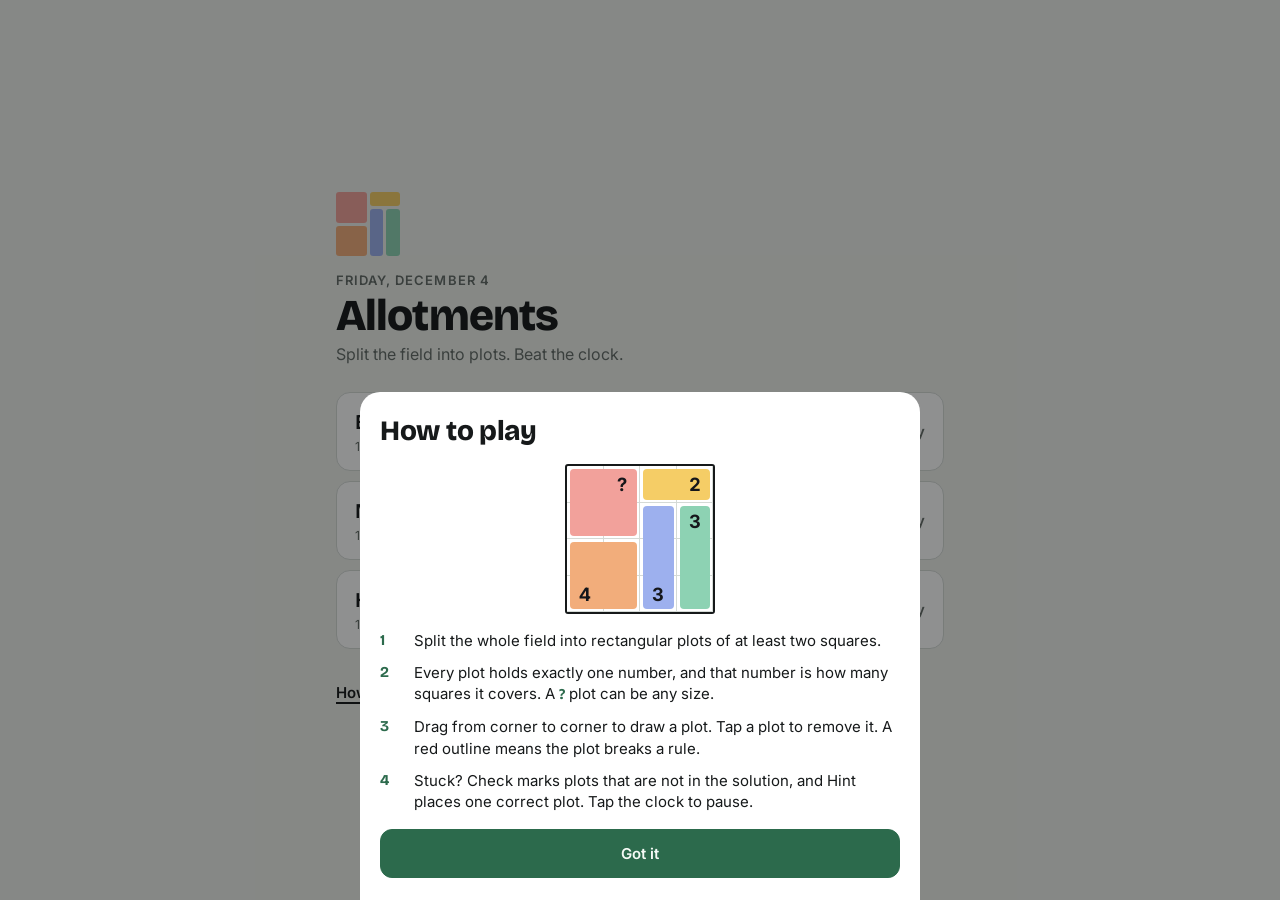
<file: allotments/index.html>
<!doctype html><html><head><meta charset=utf8><meta name=viewport content="width=device-width,initial-scale=1,viewport-fit=cover"><style>:root{color-scheme:light;box-sizing:border-box;padding-top:env(safe-area-inset-top,0px);padding-bottom:env(safe-area-inset-bottom,0px)}html{scroll-padding-top:env(safe-area-inset-top,0px)}body{margin:0;padding:0;font:14px -apple-system,BlinkMacSystemFont,sans-serif;background:#fff;color:#000}img{max-width:100%}[hidden]:not([hidden=until-found i]){display:none!important}</style></head><body>
<title>Allotments</title>
<meta name="apple-mobile-web-app-capable" content="yes">
<meta name="apple-mobile-web-app-status-bar-style" content="default">
<meta name="apple-mobile-web-app-title" content="Allotments">
<meta name="theme-color" content="#eef0ec">
<link rel="manifest" href="manifest.webmanifest">
<link rel="apple-touch-icon" href="icon-180.png">
<link rel="icon" href="icon-192.png">
<link rel="preconnect" href="https://fonts.googleapis.com">
<link rel="preconnect" href="https://fonts.gstatic.com" crossorigin>
<link rel="stylesheet" href="https://fonts.googleapis.com/css2?family=Bricolage+Grotesque:opsz,wght@12..96,600;12..96,800&family=Inter:wght@400;500;600;700&display=swap">
<style>
/* Layout: one-screen app; a tall field fills everything between a slim top bar and a thumb-reach tool row */
:root {
  --bg: #eef0ec;
  --surface: #ffffff;
  --ink: #16191a;
  --muted: #646c68;
  --line: #d5dad6;
  --frame: #16191a;
  --accent: #2c6a4c;
  --accent-ink: #f4faf5;
  --bad: #c2412f;
  --bad-soft: rgba(194, 65, 47, .13);
  --on-plot: #15161a;
  --p0: #f2a19b; --p1: #f5cd66; --p2: #9db0ee; --p3: #8dd2b3; --p4: #f2ad7b; --p5: #c4a6e8;
  --display: "Bricolage Grotesque", "Avenir Next", system-ui, sans-serif;
  --body: "Inter", system-ui, -apple-system, "Segoe UI", sans-serif;
}
@media (prefers-color-scheme: dark) {
  :root:not([data-theme="light"]) {
    --bg: #0d0e0f; --surface: #121314; --ink: #eef1ef; --muted: #8f9793; --line: #3a3e3d; --frame: #e9ecea;
    --accent: #6cc196; --accent-ink: #0e1a13; --bad: #ff7f6b; --bad-soft: rgba(255, 127, 107, .16);
    --p0: #e48c86; --p1: #ecc256; --p2: #8a9ee3; --p3: #79c6a4; --p4: #e89d68; --p5: #b496de;
    color-scheme: dark;
  }
}
:root[data-theme="dark"] {
  --bg: #0d0e0f; --surface: #121314; --ink: #eef1ef; --muted: #8f9793; --line: #3a3e3d; --frame: #e9ecea;
  --accent: #6cc196; --accent-ink: #0e1a13; --bad: #ff7f6b; --bad-soft: rgba(255, 127, 107, .16);
  --p0: #e48c86; --p1: #ecc256; --p2: #8a9ee3; --p3: #79c6a4; --p4: #e89d68; --p5: #b496de;
  color-scheme: dark;
}
html, body { height: 100%; }
body {
  background: var(--bg); color: var(--ink); font-family: var(--body); font-size: 15px;
  overscroll-behavior: none; -webkit-user-select: none; user-select: none;
  -webkit-touch-callout: none; -webkit-tap-highlight-color: transparent;
}
* { box-sizing: border-box; touch-action: manipulation; }
button { font: inherit; color: inherit; background: none; border: 0; cursor: pointer; }
button:focus-visible { outline: 2px solid var(--accent); outline-offset: 2px; }
.screen {
  height: 100%; display: flex; flex-direction: column;
  padding-left: max(16px, env(safe-area-inset-left, 0px));
  padding-right: max(16px, env(safe-area-inset-right, 0px));
  padding-block: 8px; max-width: 640px; margin: 0 auto;
}

/* Home */
.home { justify-content: center; gap: 28px; }
.brand { display: grid; gap: 6px; }
.mark { width: 64px; height: 64px; display: grid; grid-template: repeat(4, 1fr) / repeat(4, 1fr); gap: 3px; margin-bottom: 10px; }
.mark i { border-radius: 3px; }
.brand h1 { font-family: var(--display); font-weight: 800; font-size: 44px; letter-spacing: -.02em; margin: 0; line-height: 1; }
.brand p { margin: 0; color: var(--muted); font-size: 16px; }
.date { font-size: 13px; font-weight: 600; letter-spacing: .08em; text-transform: uppercase; color: var(--muted); }
.levels { display: grid; gap: 10px; }
.level {
  display: grid; grid-template-columns: 1fr auto; align-items: center; gap: 4px 12px;
  text-align: left; padding: 16px 18px; border-radius: 14px; background: var(--surface);
  border: 1.5px solid var(--line); transition: transform .12s ease, border-color .12s;
}
.level:active { transform: scale(.98); }
.level b { font-family: var(--display); font-weight: 600; font-size: 21px; }
.level small { color: var(--muted); grid-column: 1; }
.level .st { grid-row: 1 / span 2; grid-column: 2; font-variant-numeric: tabular-nums; font-weight: 600; color: var(--muted); }
.level.done { border-color: var(--accent); }
.level.done .st { color: var(--accent); }
.links { display: flex; gap: 20px; flex-wrap: wrap; align-items: center; }
.links button { font-weight: 600; text-decoration: underline; text-underline-offset: 4px; text-decoration-thickness: 1.5px; padding: 6px 0; }
.streak { margin-left: auto; color: var(--muted); font-size: 13px; font-variant-numeric: tabular-nums; }

/* Game */
.bar { display: grid; grid-template-columns: 1fr auto 1fr; align-items: center; min-height: 40px; }
.bar .back { justify-self: start; font-weight: 600; padding: 8px 10px 8px 0; }
.bar .title { text-align: center; line-height: 1.2; }
.bar .title b { font-family: var(--display); font-weight: 600; font-size: 17px; display: block; }
.bar .title span { color: var(--muted); font-size: 12px; }
.timer {
  justify-self: end; font-variant-numeric: tabular-nums; font-weight: 600; font-size: 18px;
  padding: 8px 0 8px 10px; display: flex; align-items: center; gap: 7px;
}
.timer::after { content: ""; width: 8px; height: 11px; border-inline: 3px solid var(--muted); box-sizing: border-box; }
.stage { flex: 1; min-height: 0; container-type: size; display: grid; place-items: center; padding-block: 6px; }
.board {
  --cols: 10; --rows: 12;
  position: relative; container-type: inline-size;
  width: min(100cqw, calc(100cqh * var(--cols) / var(--rows)));
  aspect-ratio: var(--cols) / var(--rows);
  background: var(--surface); border: 2px solid var(--frame); border-radius: 3px;
  touch-action: none; overflow: hidden;
}
.board.hide > * { visibility: hidden; }
.cells, .clues { position: absolute; inset: 0; display: grid; grid-template: repeat(var(--rows), 1fr) / repeat(var(--cols), 1fr); }
.cells i { border-right: 1px solid var(--line); border-bottom: 1px solid var(--line); }
.clues { pointer-events: none; z-index: 3; }
.clues span {
  display: grid; place-items: center; font-weight: 700; font-family: var(--body);
  font-size: calc(100cqw / var(--cols) * .5); font-variant-numeric: tabular-nums; line-height: 1;
  letter-spacing: -.02em; transition: color .15s;
}
.clues span.on { color: var(--on-plot); }
.plots { position: absolute; inset: 0; z-index: 2; pointer-events: none; }
.plot { position: absolute; padding: 3px; transition: opacity .15s; }
.plot .f { width: 100%; height: 100%; border-radius: 4px; background: var(--c); }
.plot.new .f { animation: pop .24s cubic-bezier(.3, 1.5, .5, 1); }
.plot.bad .f { background: var(--bad-soft); box-shadow: inset 0 0 0 2px var(--bad); }
.plot.bad.new .f { animation: shake .3s ease; }
.plot.doomed { opacity: .25; }
.plot.preview .f { background: color-mix(in srgb, var(--ink) 8%, transparent); box-shadow: inset 0 0 0 2.5px var(--ink); }
.plot.preview.ok .f { box-shadow: inset 0 0 0 2.5px var(--accent); background: color-mix(in srgb, var(--accent) 16%, transparent); }
.plot.wave .f { animation: wave .5s ease both; animation-delay: var(--d); }
.plot.flag .f { animation: flag 1.6s ease; }
.tag {
  position: absolute; z-index: 4; transform: translate(-50%, -115%); pointer-events: none;
  background: var(--ink); color: var(--surface); font-weight: 700; font-size: 15px; font-variant-numeric: tabular-nums;
  padding: 5px 10px; border-radius: 999px; white-space: nowrap;
}
.tag.ok { background: var(--accent); color: var(--accent-ink); }
.tools { display: flex; gap: 8px; justify-content: center; padding-top: 6px; }
.tool {
  flex: 1; max-width: 120px; padding: 12px 6px; border-radius: 12px; font-weight: 600; white-space: nowrap;
  background: var(--surface); border: 1.5px solid var(--line); transition: transform .1s;
}
.tool:active { transform: scale(.96); }
.tool:disabled { opacity: .4; }
.tool.warn { border-color: var(--bad); color: var(--bad); }
.toast {
  position: fixed; left: 50%; bottom: calc(80px + env(safe-area-inset-bottom, 0px)); z-index: 15;
  transform: translateX(-50%); background: var(--ink); color: var(--surface);
  padding: 10px 16px; border-radius: 999px; font-weight: 600; white-space: nowrap;
}
.toast.in { animation: toastIn .22s cubic-bezier(.2, .9, .3, 1); }
@keyframes toastIn { from { opacity: 0; transform: translate(-50%, 10px); } }
@keyframes pop { from { transform: scale(.85); opacity: .3; } to { transform: scale(1); opacity: 1; } }
@keyframes shake { 0%, 100% { transform: translateX(0); } 25% { transform: translateX(-4px); } 75% { transform: translateX(4px); } }
@keyframes wave { 50% { transform: scale(1.07); filter: brightness(1.1); } }
@keyframes flag { 0%, 70% { box-shadow: inset 0 0 0 3px var(--bad); background: var(--bad-soft); } }

/* Sheets */
.scrim { position: fixed; inset: 0; z-index: 20; background: rgba(8, 10, 9, .45); display: flex; align-items: flex-end; justify-content: center; animation: fade .2s ease; }
.sheet {
  width: 100%; max-width: 560px; max-height: 88%; overflow-y: auto;
  background: var(--surface); border-radius: 20px 20px 0 0;
  padding: 22px max(20px, env(safe-area-inset-right, 0px)) calc(22px + env(safe-area-inset-bottom, 0px)) max(20px, env(safe-area-inset-left, 0px));
  display: grid; gap: 16px; animation: up .28s cubic-bezier(.2, .9, .3, 1);
}
.sheet h2 { font-family: var(--display); font-weight: 800; font-size: 28px; margin: 0; letter-spacing: -.01em; }
.sheet p { margin: 0; line-height: 1.5; color: var(--muted); max-width: 60ch; }
.sheet .big { font-family: var(--display); font-weight: 800; font-size: 56px; font-variant-numeric: tabular-nums; line-height: 1; }
.sheet .row { display: flex; gap: 10px; flex-wrap: wrap; }
.btn { flex: 1; padding: 14px 16px; border-radius: 12px; font-weight: 600; border: 1.5px solid var(--line); }
.btn.primary { background: var(--accent); color: var(--accent-ink); border-color: var(--accent); }
.rules { display: grid; gap: 10px; margin: 0; padding: 0; list-style: none; }
.rules li { display: grid; grid-template-columns: 26px 1fr; gap: 8px; line-height: 1.45; }
.rules li b { font-family: var(--display); color: var(--accent); }
.mini { justify-self: center; }
@keyframes up { from { transform: translateY(100%); } }
@keyframes fade { from { opacity: 0; } }

/* Archive */
.list { flex: 1; overflow-y: auto; display: grid; align-content: start; gap: 2px; margin-top: 8px; -webkit-overflow-scrolling: touch; }
.day { display: grid; grid-template-columns: 1fr repeat(3, 66px); align-items: center; gap: 6px; padding: 10px 0; border-bottom: 1px solid var(--line); }
.day .d { font-weight: 600; min-width: 0; }
.day .d small { display: block; color: var(--muted); font-weight: 400; font-size: 12px; }
.chip { padding: 9px 0; border-radius: 9px; font-size: 13px; font-weight: 600; text-align: center; background: var(--surface); border: 1.5px solid var(--line); font-variant-numeric: tabular-nums; }
.chip.done { border-color: var(--accent); color: var(--accent); }
.chip.part { border-style: dashed; }
.colhead { display: grid; grid-template-columns: 1fr repeat(3, 66px); gap: 6px; font-size: 11px; letter-spacing: .08em; text-transform: uppercase; color: var(--muted); text-align: center; }
.hap { position: fixed; left: -9999px; top: 0; opacity: 0; pointer-events: none; }
@media (prefers-reduced-motion: reduce) { *, *::before, *::after { animation: none !important; transition: none !important; } }
</style>

<div id="home" class="screen home">
  <div class="brand">
    <div class="mark" aria-hidden="true">
      <i style="background:var(--p0);grid-area:1/1/3/3"></i><i style="background:var(--p1);grid-area:1/3/2/5"></i>
      <i style="background:var(--p2);grid-area:2/3/5/4"></i><i style="background:var(--p3);grid-area:2/4/5/5"></i>
      <i style="background:var(--p4);grid-area:3/1/5/3"></i>
    </div>
    <div class="date" id="homeDate"></div>
    <h1>Allotments</h1>
    <p>Split the field into plots. Beat the clock.</p>
  </div>
  <div class="levels" id="levels"></div>
  <div class="links">
    <button id="howBtn">How to play</button>
    <button id="archBtn">Archive</button>
    <span class="streak" id="streak"></span>
  </div>
</div>

<div id="game" class="screen" hidden>
  <div class="bar">
    <button class="back" id="backBtn" aria-label="Back">&#8249; Back</button>
    <div class="title"><b id="gTitle"></b><span id="gDate"></span></div>
    <button class="timer" id="timer" aria-label="Pause">0:00</button>
  </div>
  <div class="stage">
    <div class="board" id="board">
      <div class="cells" id="cells"></div>
      <div class="plots" id="plots"></div>
      <div class="clues" id="clues"></div>
    </div>
  </div>
  <div class="tools">
    <button class="tool" id="undoBtn">Undo</button>
    <button class="tool" id="clearBtn">Clear</button>
    <button class="tool" id="checkBtn">Check</button>
    <button class="tool" id="hintBtn">Hint</button>
  </div>
  <div class="toast" id="toast" role="status" hidden></div>
</div>

<div id="archive" class="screen" hidden>
  <div class="bar">
    <button class="back" id="archBack">&#8249; Back</button>
    <div class="title"><b>Archive</b><span>Last 60 days</span></div>
    <div></div>
  </div>
  <div class="colhead"><span></span><span>Easy</span><span>Medium</span><span>Hard</span></div>
  <div class="list" id="archList"></div>
</div>

<div id="sheetHost"></div>

<script type="text/plain" id="gen">
/*GEN*/
function rng(seed) {
  return function () {
    seed = seed + 0x6D2B79F5 | 0;
    let t = Math.imul(seed ^ seed >>> 15, 1 | seed);
    t = t + Math.imul(t ^ t >>> 7, 61 | t) ^ t;
    return ((t ^ t >>> 14) >>> 0) / 4294967296;
  };
}
function hash(s) {
  let h = 2166136261;
  for (let i = 0; i < s.length; i++) { h ^= s.charCodeAt(i); h = Math.imul(h, 16777619); }
  return h >>> 0;
}
function shuffle(a, R) {
  for (let i = a.length - 1; i > 0; i--) { const j = Math.floor(R() * (i + 1)); [a[i], a[j]] = [a[j], a[i]]; }
  return a;
}

// Random split of a rows×cols field: first `bigs` large rectangles (12..bigMax squares) dropped at random,
// then everything else filled in reading order with small rectangles of 2..6 squares, short strips included.
// Returns null on a dead end (a square that could only be a 1).
function partition(rows, cols, bigs, bigMax, R) {
  const g = new Int16Array(rows * cols), parts = [];
  for (let b = 0, tries = 0; b < bigs && tries < 200; tries++) {
    const h = 2 + Math.floor(R() * Math.min(rows - 1, 7)), w = 2 + Math.floor(R() * Math.min(cols - 1, 7));
    const a = h * w;
    if (a < 12 || a > bigMax || h > rows || w > cols) continue;
    const r = Math.floor(R() * (rows - h + 1)), c = Math.floor(R() * (cols - w + 1));
    let free = true;
    for (let y = r; y < r + h && free; y++) for (let z = c; z < c + w; z++) if (g[y * cols + z]) { free = false; break; }
    if (!free) continue;
    for (let y = r; y < r + h; y++) for (let z = c; z < c + w; z++) g[y * cols + z] = parts.length + 1;
    parts.push({ r, c, h, w });
    b++;
  }
  const max = 6, SMALL = [0, 0, 1, 1.3, 1.3, 0.7, 0.8];
  for (let i = 0; i < rows * cols; i++) {
    if (g[i]) continue;
    const r = Math.floor(i / cols), c = i % cols, opts = [];
    let maxW = 0;
    while (c + maxW < cols && !g[r * cols + c + maxW]) maxW++;
    for (let h = 1; r + h <= rows; h++) {
      let rowFree = 0;
      while (rowFree < maxW && !g[(r + h - 1) * cols + c + rowFree]) rowFree++;
      maxW = Math.min(maxW, rowFree);
      if (!maxW) break;
      for (let w = 1; w <= maxW; w++) {
        const a = h * w;
        if (a > max) break;
        if (a < 2) continue;
        let wt = SMALL[a];
        if (Math.min(h, w) === 1 && a >= 3) wt *= 1.3;
        // Same shape lined up flush with the plot to its left or above reads as a tidy grid: make it rarer,
        // so neighbours of one shape are more often shifted by a square.
        const L = c > 0 ? parts[g[r * cols + c - 1] - 1] : null, U = r > 0 ? parts[g[(r - 1) * cols + c] - 1] : null;
        if (L && L.r === r && L.h === h) wt *= L.w === w ? 0.3 : 0.6;
        if (U && U.c === c && U.w === w) wt *= U.h === h ? 0.3 : 0.6;
        opts.push({ h, w, wt });
      }
    }
    if (!opts.length) return null;
    let x = R() * opts.reduce((s, o) => s + o.wt, 0), pick = opts[opts.length - 1];
    for (const o of opts) { x -= o.wt; if (x <= 0) { pick = o; break; } }
    for (let y = r; y < r + pick.h; y++) for (let z = c; z < c + pick.w; z++) g[y * cols + z] = parts.length + 1;
    parts.push({ r, c, h: pick.h, w: pick.w });
  }
  return parts;
}

// Clue square inside a part, biased to corners and edges so its position gives less away.
function clueSpot(p, R) {
  const spots = [];
  for (let y = 0; y < p.h; y++) for (let x = 0; x < p.w; x++) {
    const edgeY = y === 0 || y === p.h - 1, edgeX = x === 0 || x === p.w - 1;
    spots.push({ y, x, wt: edgeY && edgeX ? 5 : edgeY || edgeX ? 2.2 : 1 });
  }
  let t = R() * spots.reduce((s, o) => s + o.wt, 0), pick = spots[spots.length - 1];
  for (const o of spots) { t -= o.wt; if (t <= 0) { pick = o; break; } }
  return { r: p.r + pick.y, c: p.c + pick.x, v: p.h * p.w };
}

// Counts solutions up to `limit` (exact cover over each clue's candidate rectangles).
// A clue with v = 0 is a "?" clue: any rectangle of 2+ squares holding only that clue.
// A search longer than `cap` steps reports `limit`, so a puzzle is only ever accepted when proven unique.
function countSolutions(rows, cols, clues, limit, cap = 30000) {
  const N = rows * cols, clueId = new Int16Array(N).fill(-1);
  clues.forEach((q, i) => clueId[q.r * cols + q.c] = i);
  const cover = Array.from({ length: N }, () => []);
  const add = (i, r0, c0, h, w) => {
    const cells = [];
    for (let r = r0; r < r0 + h; r++) for (let c = c0; c < c0 + w; c++) {
      const id = r * cols + c;
      if (clueId[id] >= 0 && clueId[id] !== i) return;
      cells.push(id);
    }
    const o = { i, cells };
    cells.forEach(id => cover[id].push(o));
  };
  clues.forEach((q, i) => {
    if (q.v > 0) {
      for (let h = 1; h <= q.v; h++) {
        if (q.v % h) continue;
        const w = q.v / h;
        if (h > rows || w > cols) continue;
        for (let r0 = Math.max(0, q.r - h + 1); r0 <= q.r && r0 + h <= rows; r0++)
          for (let c0 = Math.max(0, q.c - w + 1); c0 <= q.c && c0 + w <= cols; c0++) add(i, r0, c0, h, w);
      }
      return;
    }
    // "?": every clue-free rectangle around the clue, found band by band.
    for (let r0 = q.r; r0 >= 0; r0--) {
      if (r0 < q.r && clueId[r0 * cols + q.c] >= 0) break;
      for (let r1 = q.r; r1 < rows; r1++) {
        if (r1 > q.r && clueId[r1 * cols + q.c] >= 0) break;
        const free = c => { for (let r = r0; r <= r1; r++) { const id = r * cols + c; if (clueId[id] >= 0 && clueId[id] !== i) return false; } return true; };
        let L = q.c, Rt = q.c;
        while (L > 0 && free(L - 1)) L--;
        while (Rt < cols - 1 && free(Rt + 1)) Rt++;
        const h = r1 - r0 + 1;
        for (let c0 = L; c0 <= q.c; c0++) for (let c1 = q.c; c1 <= Rt; c1++) {
          const w = c1 - c0 + 1;
          if (h * w >= 2) add(i, r0, c0, h, w);
        }
      }
    }
  });
  const occ = new Uint8Array(N), used = new Uint8Array(clues.length);
  let count = 0, nodes = 0;
  const fits = o => { if (used[o.i]) return false; for (const id of o.cells) if (occ[id]) return false; return true; };
  (function rec(filled) {
    if (filled === N) { count++; return; }
    if (++nodes > cap) { count = limit; return; }
    let best = null;
    for (let id = 0; id < N; id++) {
      if (occ[id]) continue;
      const opts = cover[id].filter(fits);
      if (!opts.length) return;
      if (!best || opts.length < best.length) { best = opts; if (opts.length === 1) break; }
    }
    for (const o of best) {
      used[o.i] = 1; for (const id of o.cells) occ[id] = 1;
      rec(filled + o.cells.length);
      for (const id of o.cells) occ[id] = 0; used[o.i] = 0;
      if (count >= limit) return;
    }
  })(0);
  countSolutions.nodes = nodes;
  return count;
}

// Same key always gives the same puzzle with exactly one solution. Turns up to `qs` clues into "?"
// while the solution stays unique, then keeps the hardest of `pick` candidates (most solver steps).
function generate(key, { rows, cols, bigs, bigMax, pick, qs }) {
  const R = rng(hash(key));
  let best = null, last = null;
  for (let a = 0, found = 0; a < 800 && found < pick; a++) {
    const parts = partition(rows, cols, bigs, bigMax, R);
    if (!parts) continue;
    for (let k = 0; k < 4; k++) {
      const clues = parts.map(p => clueSpot(p, R));
      last = { rows, cols, clues, parts };
      if (countSolutions(rows, cols, clues, 2) !== 1) continue;
      let left = qs, tries = qs + 8;
      for (const i of shuffle(clues.map((_, j) => j), R)) {
        if (!left || !tries--) break;
        const v = clues[i].v;
        clues[i].v = 0;
        if (countSolutions(rows, cols, clues, 2, 3000) === 1) left--; else clues[i].v = v;
      }
      countSolutions(rows, cols, clues, 2);
      last.score = countSolutions.nodes;
      if (!best || last.score > best.score) best = last;
      found++;
      break;
    }
  }
  return best || last;
}
/*END*/
</script>
<script>
// Puzzles are made in a background thread so the screen never freezes; made puzzles are cached on the phone.
const GEN_SRC = document.getElementById('gen').textContent;
const genWorker = (() => {
  try {
    const url = URL.createObjectURL(new Blob([GEN_SRC + `
      onmessage = e => { const { key, D } = e.data;
        postMessage({ key, pz: generate(key, D) }); };`], { type: 'text/javascript' }));
    return new Worker(url);
  } catch (e) { return null; }
})();
let generateLocal = null;
const pending = new Map();
if (genWorker) {
  genWorker.onmessage = e => { const cb = pending.get(e.data.key); pending.delete(e.data.key); cb && cb.forEach(f => f(e.data.pz)); };
  genWorker.onerror = () => { for (const [key, cbs] of pending) runLocal(key, cbs); pending.clear(); };
}
function runLocal(key, cbs) {
  if (!generateLocal) generateLocal = new Function(GEN_SRC + '; return generate;')();
  const D = DIFFS.find(x => key.endsWith('|' + x.id));
  const pz = generateLocal(key, D);
  cbs.forEach(f => f(pz));
}
const puzMem = new Map();
function getPuzzle(key, D) {
  if (puzMem.has(key)) return Promise.resolve(puzMem.get(key));
  if (DB.puz && DB.puz[key]) { puzMem.set(key, DB.puz[key]); return Promise.resolve(DB.puz[key]); }
  return new Promise(res => {
    const done = pz => {
      const keep = { clues: pz.clues, parts: pz.parts };
      puzMem.set(key, keep);
      DB.puz = DB.puz || {};
      DB.puz[key] = keep;
      const keys = Object.keys(DB.puz);
      if (keys.length > 120) keys.sort().slice(0, keys.length - 120).forEach(k => delete DB.puz[k]);
      save();
      res(keep);
    };
    if (pending.has(key)) { pending.get(key).push(done); return; }
    if (genWorker) { pending.set(key, [done]); genWorker.postMessage({ key, D }); }
    else setTimeout(() => runLocal(key, [done]), 30);
  });
}

const $ = id => document.getElementById(id);
const DIFFS = [
  { id: 'easy', label: 'Easy', cols: 10, rows: 12, bigs: 2, bigMax: 20, pick: 4, qs: 6 },
  { id: 'medium', label: 'Medium', cols: 12, rows: 15, bigs: 3, bigMax: 24, pick: 5, qs: 6 },
  { id: 'hard', label: 'Hard', cols: 13, rows: 17, bigs: 3, bigMax: 30, pick: 6, qs: 6 },
];
const COLORS = 6;
const KEY = 'allotments:v4';
let DB = { results: {}, progress: {}, seenHow: false };
try { Object.assign(DB, JSON.parse(localStorage.getItem(KEY)) || {}); } catch (e) {}
const save = () => { try { localStorage.setItem(KEY, JSON.stringify(DB)); } catch (e) {} };

const ymd = d => d.getFullYear() + '-' + String(d.getMonth() + 1).padStart(2, '0') + '-' + String(d.getDate()).padStart(2, '0');
const today = () => ymd(new Date());
const shift = (s, k) => { const [y, m, d] = s.split('-').map(Number); return ymd(new Date(y, m - 1, d + k)); };
const asDate = s => { const [y, m, d] = s.split('-').map(Number); return new Date(y, m - 1, d); };
const longDate = s => asDate(s).toLocaleDateString(undefined, { weekday: 'long', day: 'numeric', month: 'long' });
const shortDate = s => asDate(s).toLocaleDateString(undefined, { day: 'numeric', month: 'short' });
const clock = ms => { const s = Math.floor(ms / 1000); return Math.floor(s / 60) + ':' + String(s % 60).padStart(2, '0'); };

// iOS Safari has no vibration API; toggling a hidden switch control gives a light tap on iOS 18+.
const haptic = (() => {
  const l = document.createElement('label'), i = document.createElement('input');
  i.type = 'checkbox'; i.setAttribute('switch', ''); i.tabIndex = -1;
  l.className = 'hap'; l.setAttribute('aria-hidden', 'true'); l.appendChild(i); document.body.appendChild(l);
  return () => { try { if (navigator.vibrate) navigator.vibrate(10); else l.click(); } catch (e) {} };
})();

function show(id) { for (const s of ['home', 'game', 'archive']) $(s).hidden = s !== id; }

/* ---------- Home ---------- */
function streak() {
  const doneOn = d => DIFFS.some(x => DB.results[d + '|' + x.id]);
  let d = today(), k = 0;
  if (!doneOn(d)) d = shift(d, -1);
  while (doneOn(d)) { k++; d = shift(d, -1); }
  return k;
}
function renderHome() {
  const t = today();
  $('homeDate').textContent = longDate(t);
  $('levels').innerHTML = '';
  for (const D of DIFFS) {
    const key = t + '|' + D.id, res = DB.results[key], prog = DB.progress[key];
    const b = document.createElement('button');
    b.className = 'level' + (res ? ' done' : '');
    b.innerHTML = `<b>${D.label}</b><small>${D.cols} × ${D.rows} field</small><span class="st">${res ? '✓ ' + clock(res.t) : prog ? 'Resume' : 'Play'}</span>`;
    b.onclick = () => openPuzzle(t, D.id);
    $('levels').appendChild(b);
  }
  const k = streak();
  $('streak').textContent = k ? k + ' day streak' : '';
  show('home');
  // Make today's fields in the background so tapping a level opens instantly.
  DIFFS.reduce((p, D) => p.then(() => getPuzzle(t + '|' + D.id, D)), Promise.resolve());
}

/* ---------- Game ---------- */
let cur = null, pid = 0, tickTimer = null;
const board = $('board'), plotsEl = $('plots'), plotEls = new Map();

let opening = 0;
async function openPuzzle(date, diffId) {
  const D = DIFFS.find(x => x.id === diffId), key = date + '|' + diffId, ticket = ++opening;
  if (!puzMem.has(key) && !(DB.puz && DB.puz[key])) toast('Laying out the field…');
  const pz = await getPuzzle(key, D);
  if (ticket !== opening) return;
  $('toast').hidden = true;
  const res = DB.results[key], prog = DB.progress[key];
  const { rows, cols } = D, clueAt = new Int16Array(rows * cols).fill(-1);
  pz.clues.forEach((q, i) => clueAt[q.r * cols + q.c] = i);
  cur = { key, date, D, rows, cols, clues: pz.clues, sol: pz.parts, clueAt, plots: [], hist: [], elapsed: 0, done: !!res, run: null, hints: 0, paused: false };
  const src = res ? res.plots : prog ? prog.plots : [];
  cur.plots = src.map(p => ({ ...p, id: ++pid }));
  cur.elapsed = res ? res.t : prog ? prog.t : 0;
  cur.hints = (res || prog || {}).hints || 0;

  board.style.setProperty('--cols', cols);
  board.style.setProperty('--rows', rows);
  board.classList.remove('hide');
  $('cells').innerHTML = '<i></i>'.repeat(rows * cols);
  $('clues').innerHTML = Array.from({ length: rows * cols }, (_, i) => {
    const q = clueAt[i] >= 0 ? pz.clues[clueAt[i]] : null;
    return `<span>${q ? (q.v || '?') : ''}</span>`;
  }).join('');
  cur.clueEls = pz.clues.map(q => $('clues').children[q.r * cols + q.c]);
  plotsEl.innerHTML = ''; plotEls.clear();
  $('gTitle').textContent = D.label;
  $('gDate').textContent = date === today() ? 'Today' : shortDate(date);
  renderPlots();
  updateTools();
  show('game');
  if (!cur.done) startClock(); else { stopClock(); showTime(); }
}

function startClock() {
  stopClock();
  cur.run = performance.now();
  tickTimer = setInterval(showTime, 250);
  showTime();
}
function stopClock() {
  if (cur && cur.run != null) { cur.elapsed += performance.now() - cur.run; cur.run = null; }
  clearInterval(tickTimer);
}
const elapsed = () => cur.elapsed + (cur.run != null ? performance.now() - cur.run : 0);
function showTime() { $('timer').textContent = clock(elapsed()); }
document.addEventListener('visibilitychange', () => {
  if (!cur || cur.done || cur.paused || $('game').hidden) return;
  if (document.hidden) { stopClock(); persist(); } else startClock();
});

const cluesIn = p => {
  const out = [];
  for (let r = p.r; r < p.r + p.h; r++) for (let c = p.c; c < p.c + p.w; c++) {
    const i = cur.clueAt[r * cur.cols + c];
    if (i >= 0) out.push(i);
  }
  return out;
};
const isGood = p => {
  const ins = cluesIn(p), a = p.h * p.w;
  if (ins.length !== 1 || a < 2) return false;
  const v = cur.clues[ins[0]].v;
  return v === 0 || v === a;
};
const overlaps = (a, b) => a.r < b.r + b.h && b.r < a.r + a.h && a.c < b.c + b.w && b.c < a.c + a.w;
const touches = (a, b) => a.r <= b.r + b.h && b.r <= a.r + a.h && a.c <= b.c + b.w && b.c <= a.c + a.w;

function place(el, p) {
  el.style.left = (p.c / cur.cols * 100) + '%'; el.style.top = (p.r / cur.rows * 100) + '%';
  el.style.width = (p.w / cur.cols * 100) + '%'; el.style.height = (p.h / cur.rows * 100) + '%';
}
function renderPlots(newId) {
  const live = new Set(cur.plots.map(p => p.id));
  for (const [id, el] of plotEls) if (!live.has(id)) { el.remove(); plotEls.delete(id); }
  const onPlot = new Set();
  for (const p of cur.plots) {
    let el = plotEls.get(p.id);
    if (!el) {
      el = document.createElement('div');
      el.innerHTML = '<div class="f"></div>';
      place(el, p);
      plotsEl.appendChild(el); plotEls.set(p.id, el);
    }
    const good = isGood(p);
    if (good) cluesIn(p).forEach(i => onPlot.add(i));
    el.className = 'plot' + (good ? '' : ' bad') + (p.id === newId ? ' new' : '');
    el.style.setProperty('--c', `var(--p${p.col})`);
  }
  cur.clueEls.forEach((el, i) => el.classList.toggle('on', onPlot.has(i)));
}
function pickColor(p) {
  const near = new Set(cur.plots.filter(q => touches(p, q)).map(q => q.col));
  const start = (p.r * 5 + p.c * 3 + p.h * 7 + p.w) % COLORS;
  for (let k = 0; k < COLORS; k++) { const c = (start + k) % COLORS; if (!near.has(c)) return c; }
  return start;
}
const snapshot = () => cur.plots.map(({ r, c, h, w, col }) => ({ r, c, h, w, col }));
function pushHist() { cur.hist.push(snapshot()); if (cur.hist.length > 200) cur.hist.shift(); }
function persist() {
  if (!cur || cur.done) return;
  DB.progress[cur.key] = { plots: snapshot(), t: elapsed(), hints: cur.hints };
  save();
}
function updateTools() {
  $('undoBtn').disabled = cur.done || !cur.hist.length;
  $('clearBtn').disabled = cur.done || !cur.plots.length;
  $('hintBtn').disabled = $('checkBtn').disabled = cur.done;
  $('hintBtn').textContent = cur.hints ? `Hint · ${cur.hints}` : 'Hint';
}
let toastT = null;
function toast(msg) {
  const t = $('toast');
  t.textContent = msg; t.hidden = false; t.classList.remove('in'); void t.offsetWidth; t.classList.add('in');
  clearTimeout(toastT); toastT = setTimeout(() => { t.hidden = true; }, 2200);
}
const same = (a, b) => a.r === b.r && a.c === b.c && a.h === b.h && a.w === b.w;
const inSolution = p => cur.sol.some(s => same(s, p));

function commit(rect) {
  pushHist();
  cur.plots = cur.plots.filter(q => !overlaps(q, rect));
  const p = { ...rect, id: ++pid };
  p.col = pickColor(p);
  cur.plots.push(p);
  renderPlots(p.id);
  haptic();
  afterChange();
}
function removePlot(p) {
  pushHist();
  cur.plots = cur.plots.filter(q => q !== p);
  renderPlots();
  haptic();
  afterChange();
}
function afterChange() {
  updateTools();
  const area = cur.plots.reduce((s, p) => s + p.h * p.w, 0);
  if (area === cur.rows * cur.cols && cur.plots.every(isGood)) win(); else persist();
}

function win() {
  stopClock();
  cur.done = true;
  const t = Math.round(cur.elapsed);
  DB.results[cur.key] = { t, plots: snapshot(), hints: cur.hints };
  delete DB.progress[cur.key];
  save();
  showTime(); updateTools();
  for (const p of cur.plots) {
    const el = plotEls.get(p.id);
    el.classList.remove('new'); void el.offsetWidth;
    el.style.setProperty('--d', ((p.r + p.c) * 25) + 'ms');
    el.classList.add('wave');
  }
  setTimeout(() => winSheet(t), 600 + (cur.rows + cur.cols) * 25);
}

/* Hint, check, pause */
$('hintBtn').onclick = () => {
  if (cur.done) return;
  const wrong = cur.plots.filter(p => !inSolution(p));
  const missing = cur.sol.filter(s => !cur.plots.some(p => same(p, s)));
  if (!missing.length) return;
  const target = missing.find(s => wrong.some(p => overlaps(p, s))) ||
    missing.slice().sort((a, b) => b.h * b.w - a.h * a.w)[0];
  cur.hints++;
  commit({ r: target.r, c: target.c, h: target.h, w: target.w });
};
$('checkBtn').onclick = () => {
  if (cur.done) return;
  const wrong = cur.plots.filter(p => !inSolution(p));
  haptic();
  if (!wrong.length) { toast(cur.plots.length ? 'Everything so far is right' : 'Draw some plots first'); return; }
  for (const p of wrong) {
    const el = plotEls.get(p.id);
    el.classList.remove('flag'); void el.offsetWidth; el.classList.add('flag');
  }
  toast(wrong.length === 1 ? '1 plot is wrong' : `${wrong.length} plots are wrong`);
};
$('timer').onclick = () => {
  if (cur.done || cur.paused) return;
  cur.paused = true; stopClock(); persist();
  board.classList.add('hide');
  openSheet(`<h2>Paused</h2><div class="big">${clock(elapsed())}</div>
    <div class="row"><button class="btn primary" id="sResume">Resume</button></div>`, (s, close) => {
    const resume = () => { close(); cur.paused = false; board.classList.remove('hide'); startClock(); };
    s.querySelector('#sResume').onclick = resume;
    s.addEventListener('click', e => { if (e.target === s) resume(); });
  }, true);
};

/* Drag to draw */
let drag = null, bb = null, preview = null, tag = null;
function cellAt(e) {
  const c = Math.floor((e.clientX - bb.left) / bb.width * cur.cols), r = Math.floor((e.clientY - bb.top) / bb.height * cur.rows);
  return { r: Math.max(0, Math.min(cur.rows - 1, r)), c: Math.max(0, Math.min(cur.cols - 1, c)) };
}
const spanOf = (a, b) => ({ r: Math.min(a.r, b.r), c: Math.min(a.c, b.c), h: Math.abs(a.r - b.r) + 1, w: Math.abs(a.c - b.c) + 1 });
function drawPreview() {
  const rect = spanOf(drag.s, drag.e);
  if (!preview) {
    preview = document.createElement('div'); preview.className = 'plot preview'; preview.innerHTML = '<div class="f"></div>';
    tag = document.createElement('div'); tag.className = 'tag';
    plotsEl.appendChild(preview); board.appendChild(tag);
  }
  place(preview, rect);
  const ok = isGood(rect);
  preview.classList.toggle('ok', ok);
  tag.classList.toggle('ok', ok);
  tag.textContent = rect.h * rect.w;
  tag.style.left = ((rect.c + rect.w / 2) / cur.cols * 100) + '%';
  tag.style.top = (rect.r / cur.rows * 100) + '%';
  tag.style.transform = rect.r === 0 ? 'translate(-50%, 8px)' : '';
  for (const p of cur.plots) plotEls.get(p.id).classList.toggle('doomed', overlaps(p, rect));
}
function endDrag() {
  if (preview) { preview.remove(); tag.remove(); preview = tag = null; }
  for (const el of plotEls.values()) el.classList.remove('doomed');
  drag = null;
}
board.addEventListener('pointerdown', e => {
  if (!cur || cur.done || cur.paused || drag) return;
  e.preventDefault();
  try { board.setPointerCapture(e.pointerId); } catch (_) {}
  bb = board.getBoundingClientRect();
  const s = cellAt(e);
  drag = { id: e.pointerId, s, e: s, moved: false };
});
board.addEventListener('pointermove', e => {
  if (!drag || e.pointerId !== drag.id) return;
  const c = cellAt(e);
  if (c.r === drag.e.r && c.c === drag.e.c) return;
  drag.e = c; drag.moved = true;
  drawPreview();
});
board.addEventListener('pointerup', e => {
  if (!drag || e.pointerId !== drag.id) return;
  const { s, e: f } = drag;
  endDrag();
  if (s.r === f.r && s.c === f.c) {
    // A tap removes the plot under it. Single squares are never plots.
    const hit = cur.plots.find(p => overlaps(p, { r: s.r, c: s.c, h: 1, w: 1 }));
    if (hit) removePlot(hit);
  } else commit(spanOf(s, f));
});
board.addEventListener('pointercancel', endDrag);
board.addEventListener('contextmenu', e => e.preventDefault());

$('undoBtn').onclick = () => {
  if (!cur.hist.length) return;
  cur.plots = cur.hist.pop().map(p => ({ ...p, id: ++pid }));
  plotsEl.innerHTML = ''; plotEls.clear();
  renderPlots(); updateTools(); persist(); haptic();
};
let clearArmed = null;
$('clearBtn').onclick = () => {
  const b = $('clearBtn');
  if (!clearArmed) {
    b.textContent = 'Confirm'; b.classList.add('warn');
    clearArmed = setTimeout(() => { clearArmed = null; b.textContent = 'Clear'; b.classList.remove('warn'); }, 2200);
    return;
  }
  clearTimeout(clearArmed); clearArmed = null; b.textContent = 'Clear'; b.classList.remove('warn');
  pushHist(); cur.plots = []; renderPlots(); updateTools(); persist(); haptic();
};
$('backBtn').onclick = () => { stopClock(); persist(); renderHome(); };

/* ---------- Sheets ---------- */
function openSheet(html, bind, sticky) {
  const host = $('sheetHost');
  host.innerHTML = `<div class="scrim"><div class="sheet" role="dialog" aria-modal="true">${html}</div></div>`;
  const scrim = host.firstChild;
  const close = () => { host.innerHTML = ''; };
  if (!sticky) scrim.addEventListener('click', e => { if (e.target === scrim) close(); });
  bind && bind(scrim, close);
}
function bestFor(diffId) {
  let best = null;
  for (const [k, v] of Object.entries(DB.results)) if (k.endsWith('|' + diffId) && (best == null || v.t < best)) best = v.t;
  return best;
}
function winSheet(t) {
  const best = bestFor(cur.D.id), idx = DIFFS.indexOf(cur.D), next = DIFFS[idx + 1];
  const nextOpen = next && !DB.results[cur.date + '|' + next.id];
  const isBest = best === t, hints = cur.hints, k = streak();
  openSheet(`
    <div class="date">${cur.D.label} · ${cur.date === today() ? 'Today' : shortDate(cur.date)}</div>
    <h2>Field complete</h2>
    <div class="big">${clock(t)}</div>
    <p>${hints ? (hints === 1 ? '1 hint used. ' : hints + ' hints used. ') : 'No hints. '}${isBest ? 'Your best ' + cur.D.label.toLowerCase() + ' time so far.' : 'Best ' + cur.D.label.toLowerCase() + ' time: ' + clock(best) + '.'} ${k > 1 ? k + ' days in a row.' : ''}</p>
    <div class="row">
      ${nextOpen ? `<button class="btn primary" id="sNext">Play ${next.label}</button>` : ''}
      <button class="btn ${nextOpen ? '' : 'primary'}" id="sHome">Done</button>
    </div>`, (s, close) => {
    const n = s.querySelector('#sNext');
    if (n) n.onclick = () => { close(); openPuzzle(cur.date, next.id); };
    s.querySelector('#sHome').onclick = () => { close(); renderHome(); };
  });
}
function howSheet() {
  DB.seenHow = true; save();
  const demo = [[0,0,2,2,'p0'],[0,2,1,2,'p1'],[1,2,3,1,'p2'],[1,3,3,1,'p3'],[2,0,2,2,'p4']];
  const clues = { '0,1': '?', '0,3': 2, '3,2': 3, '1,3': 3, '3,0': 4 };
  const cells = Array.from({ length: 16 }, (_, i) => {
    const v = clues[Math.floor(i / 4) + ',' + i % 4];
    return `<span class="${v ? 'on' : ''}">${v || ''}</span>`;
  }).join('');
  const plots = demo.map(([r, c, h, w, col]) =>
    `<div class="plot" style="left:${c * 25}%;top:${r * 25}%;width:${w * 25}%;height:${h * 25}%;--c:var(--${col})"><div class="f"></div></div>`).join('');
  openSheet(`
    <h2>How to play</h2>
    <div class="board mini" style="--cols:4;--rows:4;width:150px"><div class="cells">${'<i></i>'.repeat(16)}</div><div class="plots">${plots}</div><div class="clues">${cells}</div></div>
    <ul class="rules">
      <li><b>1</b><span>Split the whole field into rectangular plots of at least two squares.</span></li>
      <li><b>2</b><span>Every plot holds exactly one number, and that number is how many squares it covers. A <b>?</b> plot can be any size.</span></li>
      <li><b>3</b><span>Drag from corner to corner to draw a plot. Tap a plot to remove it. A red outline means the plot breaks a rule.</span></li>
      <li><b>4</b><span>Stuck? Check marks plots that are not in the solution, and Hint places one correct plot. Tap the clock to pause.</span></li>
    </ul>
    <div class="row"><button class="btn primary" id="sOk">Got it</button></div>`,
    (s, close) => { s.querySelector('#sOk').onclick = close; });
}
$('howBtn').onclick = howSheet;

/* ---------- Archive ---------- */
function renderArchive() {
  const list = $('archList'), t = today();
  list.innerHTML = '';
  for (let k = 0; k < 60; k++) {
    const d = shift(t, -k), row = document.createElement('div');
    row.className = 'day';
    row.innerHTML = `<div class="d">${k === 0 ? 'Today' : k === 1 ? 'Yesterday' : asDate(d).toLocaleDateString(undefined, { weekday: 'short' })}<small>${shortDate(d)}</small></div>`;
    for (const D of DIFFS) {
      const key = d + '|' + D.id, res = DB.results[key], prog = DB.progress[key];
      const b = document.createElement('button');
      b.className = 'chip' + (res ? ' done' : prog ? ' part' : '');
      b.textContent = res ? clock(res.t) : prog ? '…' : D.cols + '×' + D.rows;
      b.setAttribute('aria-label', `${D.label}, ${shortDate(d)}`);
      b.onclick = () => openPuzzle(d, D.id);
      row.appendChild(b);
    }
    list.appendChild(row);
  }
  show('archive');
}
$('archBtn').onclick = renderArchive;
$('archBack').onclick = renderHome;

renderHome();
if (!DB.seenHow) howSheet();
if ('serviceWorker' in navigator) navigator.serviceWorker.register('sw.js').catch(() => {});
</script>

</body></html>
</file>
